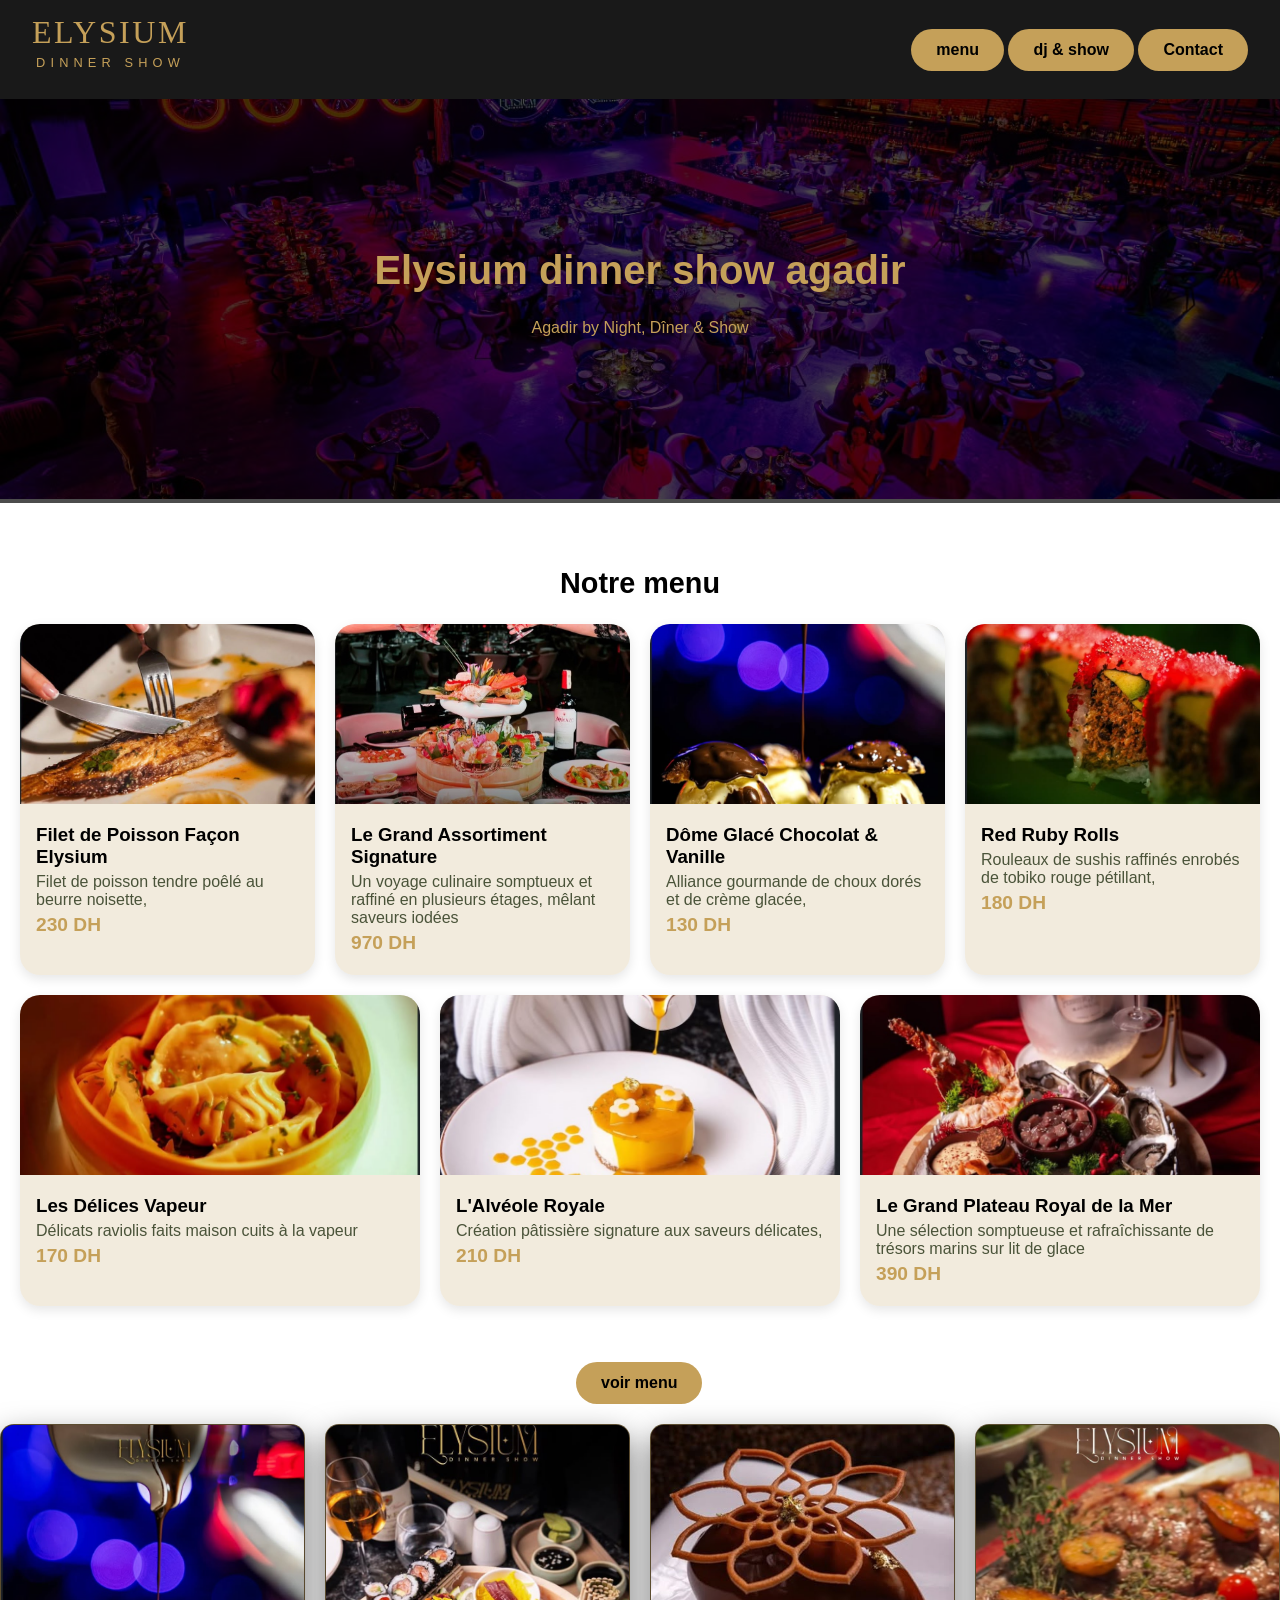
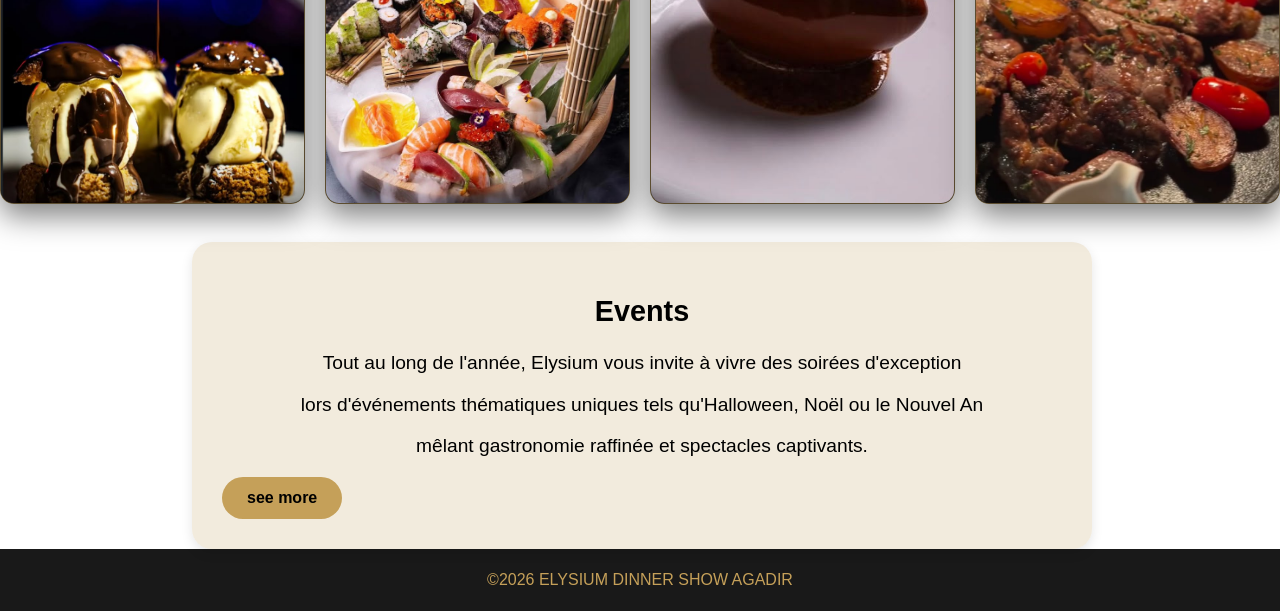
<file: index.html>
<!DOCTYPE html>
<html lang="en">

<head>
    <meta charset="UTF-8">
    <meta name="viewport" content="width=device-width, initial-scale=1.0">
    <title>Elysium dinner show agadir</title>
    <link rel="stylesheet" href="style.css">
</head>

<body>
    <header class="tet">
        <div class="logo">
            <div class="logo-container" >
                <h1 class="elysium-title">ELYSIUM</h1>
                <p class="dinner-show-subtitle">DINNER SHOW</p>
            </div>
        </div>
        <div>
            <nav>
                
                <a id="q1" href="menu.html"> menu</a>
                <a id="q1" href="show.html">dj & show</a>
                <a id="q1" href="contact.html">Contact</a>
            </nav>
        </div>
    </header>
    <main>
        <section class="yop">
            <img src="20.jpeg">
            <div class="yop-text">
                <h1>Elysium dinner show agadir </h1>
                <p>Agadir by Night, Dîner & Show</p>
            </div>
        </section>

        <section id="carte" class="conteneur">
            <h2>Notre menu</h2>
            <div class="cartes">
                <article class="carte">
                    <img src="21.jpeg" alt="tajine de poulet">
                    <div class="carte-text">
                        <h3>Filet de Poisson Façon Elysium  </h3>
                        <p>Filet de poisson tendre poêlé au beurre noisette,</p>
                        <p class="prix">230 DH</p>
                </article>

                <article class="carte">
                    <img src="1.jpeg">
                    <div class="carte-text">
                        <h3>Le Grand Assortiment Signature</h3>
                        <p>Un voyage culinaire somptueux et raffiné en plusieurs étages, mêlant saveurs iodées</p>
                        <p class="prix">970 DH</p>
                    </div>
                </article>

                <article class="carte">
                    <img src="2.jpeg">
                    <div class="carte-text">
                        <h3>Dôme Glacé Chocolat & Vanille</h3>
                        <p>Alliance gourmande de choux dorés et de crème glacée,</p>
                        <p class="prix">130 DH</p>
                    </div>
                </article>
                <article class="carte">
                    <img src="3.jpeg">
                    <div class="carte-text">
                        <h3>Red Ruby Rolls</h3>
                        <p>Rouleaux de sushis raffinés enrobés de tobiko rouge pétillant, </p>
                        <p class="prix">180 DH</p>
                    </div>
                </article>

                <article class="carte">
                    <img src="4.jpeg">
                    <div class="carte-text">
                        <h3>Les Délices Vapeur</h3>
                        <p>Délicats raviolis faits maison cuits à la vapeur</p>
                        <p class="prix">170 DH</p>
                    </div>
                </article>

                <article class="carte">
                    <img src="5.jpeg">
                    <div class="carte-text">
                        <h3>L'Alvéole Royale</h3>
                        <p>Création pâtissière signature aux saveurs délicates,</p>
                        <p class="prix">210 DH</p>
                    </div>
                </article>

                <article class="carte">
                    <img src="6.jpeg">
                    <div class="carte-text">
                        <h3>Le Grand Plateau Royal de la Mer</h3>
                        <p>Une sélection somptueuse et rafraîchissante de trésors marins sur lit de glace</p>
                        <p class="prix">390 DH</p>
                    </div>
                </article>
        </section>
        <a id="tr" href="menu.html" class="btn"> voir menu</a>

        <div class="elysium-cards-grid">
            <!-- Carte 1 -->
            <div class="elysium-card">
                <div class="elysium-card-inner">
                    <div class="elysium-card-front">
                        <img src="2.jpeg" alt="Plat 1">
                    </div>
                    <div class="elysium-card-back">
                        <h3 class="elysium-dish-title">Pavé de Saumon</h3>
                        <div class="elysium-gold-line"></div>
                        <p class="elysium-dish-desc">Délicieux pavé de saumon tendre à la peau croustillante.</p>
                    </div>
                </div>
            </div>

            <!-- Carte 2 -->
            <div class="elysium-card">
                <div class="elysium-card-inner">
                    <div class="elysium-card-front">
                        <img src="11.jpeg" alt="Plat 2">
                    </div>
                    <div class="elysium-card-back">
                        <h3 class="elysium-dish-title">Assortiment Royal</h3>
                        <div class="elysium-gold-line"></div>
                        <p class="elysium-dish-desc">Somptueuse sélection de sushis et makis créatifs.</p>
                    </div>
                </div>
            </div>

            <!-- Carte 3 -->
            <div class="elysium-card">
                <div class="elysium-card-inner">
                    <div class="elysium-card-front">
                        <img src="12.jpeg" alt="Plat 3">
                    </div>
                    <div class="elysium-card-back">
                        <h3 class="elysium-dish-title">Dôme de Cristal</h3>
                        <div class="elysium-gold-line"></div>
                        <p class="elysium-dish-desc">Entremets somptueux au glaçage miroir intense.</p>
                    </div>
                </div>
            </div>

            <!-- Carte 4 -->
            <div class="elysium-card">
                <div class="elysium-card-inner">
                    <div class="elysium-card-front">
                        <img src="16.jpeg" alt="Plat 4">
                    </div>
                    <div class="elysium-card-back">
                        <h3 class="elysium-dish-title">Tranché de Bœuf</h3>
                        <div class="elysium-gold-line"></div>
                        <p class="elysium-dish-desc">Pièces de viande finement tranchées et rôties aux herbes.</p>
                    </div>
                </div>
            </div>
        </div>
        <section id="even" class="events">

            </div>
            <div class="events-text">
                <h2>Events</h2>
                <p>Tout au long de l'année, Elysium vous invite à vivre des soirées d'exception</p>
                <p>lors d'événements thématiques uniques tels qu'Halloween, Noël ou le Nouvel An</p>
                <p>mêlant gastronomie raffinée et spectacles captivants.</p>
                <a id="tr" href="show.html">see more</a>

            </div>

        </section>


    </main>
    <footer>&copy;2026 Elysium dinner show agadir </footer>
</body>

</html>
</file>
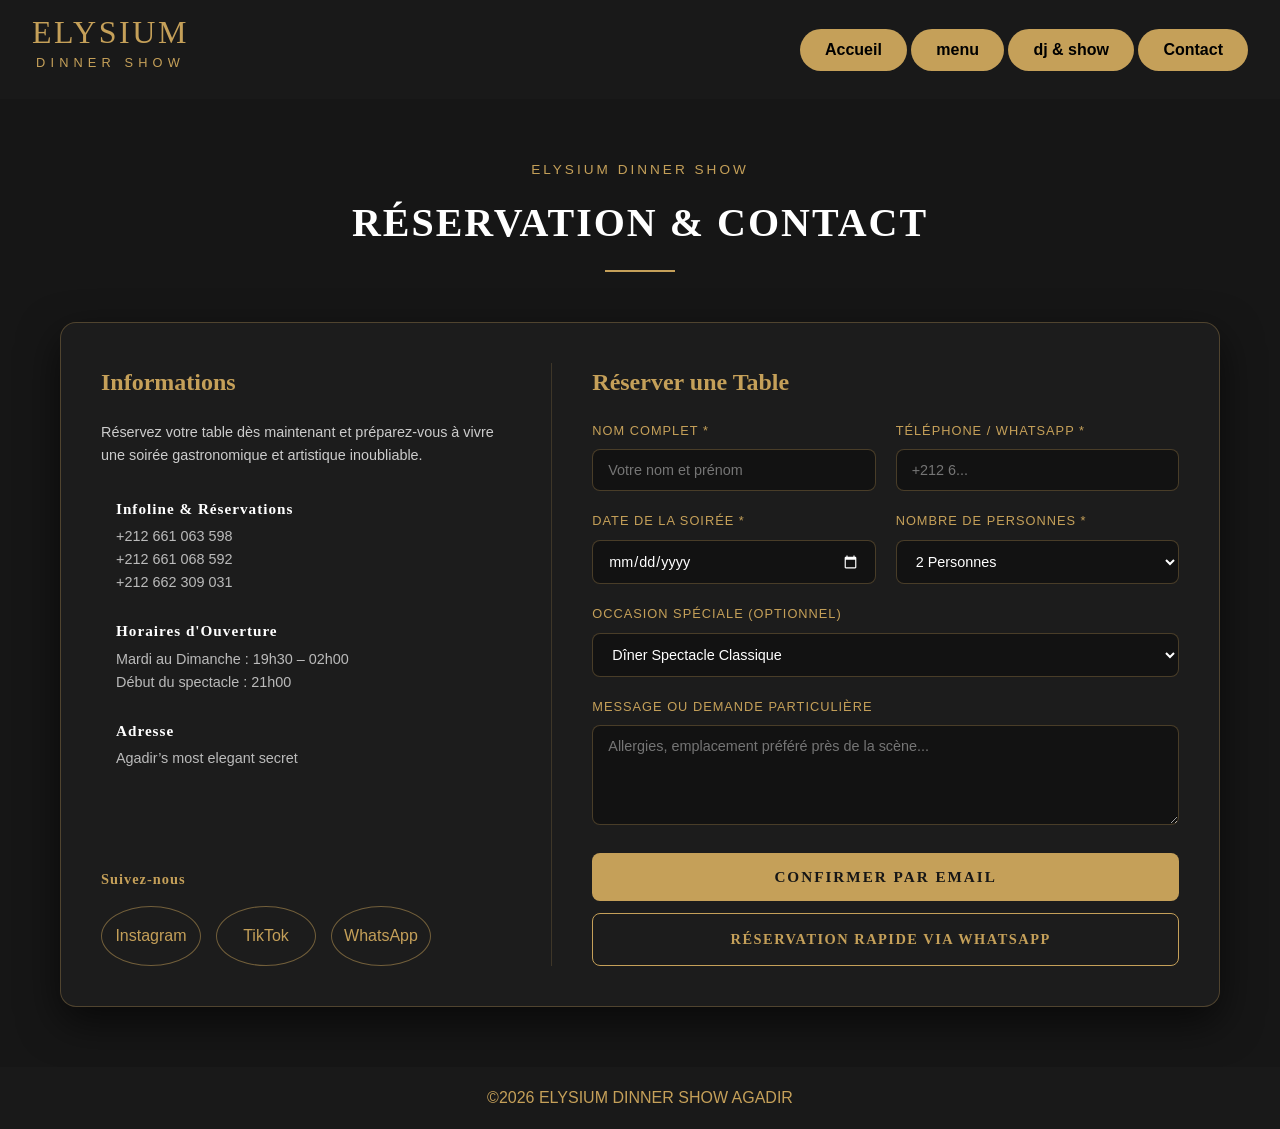
<file: contact.html>
<!DOCTYPE html>
<html lang="en">

<head>
    <meta charset="UTF-8">
    <meta name="viewport" content="width=device-width, initial-scale=1.0">
    <title>Elysium dinner show agadir</title>
    <link rel="stylesheet" href="style.css">
</head>

<body>
    <header class="tet">
        <div class="logo">
            <div class="logo-container">
                <h1 class="elysium-title">ELYSIUM</h1>
                <p class="dinner-show-subtitle">DINNER SHOW</p>
            </div>
        </div>
        <div>
            <nav>
                <a id="q1" href="index.html">Accueil</a>
                <a id="q1" href="menu.html"> menu</a>
                <a id="q1" href="show.html">dj & show</a>
                <a id="q1" href="contact.html">Contact</a>
            </nav>
        </div>
    </header>
<main class="ely-res-main">
  <section class="ely-res-section">
    <div class="ely-res-header">
      <span class="ely-res-subtitle">Elysium Dinner Show</span>
      <h1 class="ely-res-title">Réservation & Contact</h1>
      <div class="ely-res-divider"></div>
    </div>
    <div class="ely-res-grid">
      <div class="ely-res-info">
        <div>
          <h3 class="ely-res-box-title">Informations</h3>
          <p class="ely-res-intro">
            Réservez votre table dès maintenant et préparez-vous à vivre une soirée gastronomique et artistique inoubliable.
          </p>

          <div class="ely-res-item">
            <i class="fas fa-phone-alt ely-res-icon"></i>
            <div>
              <h4 class="ely-res-item-title">Infoline & Réservations</h4>
              <a href="tel:+212661063598" class="ely-res-link">+212 661 063 598</a>
              <a href="tel:+212661068592" class="ely-res-link">+212 661 068 592</a>
              <a href="tel:+212662309031" class="ely-res-link">+212 662 309 031</a>
            </div>
          </div>

          <div class="ely-res-item">
            <i class="fas fa-clock ely-res-icon"></i>
            <div>
              <h4 class="ely-res-item-title">Horaires d'Ouverture</h4>
              <p class="ely-res-text">Mardi au Dimanche : 19h30 – 02h00</p>
              <p class="ely-res-text">Début du spectacle : 21h00</p>
            </div>
          </div>

          <div class="ely-res-item">
            <i class="fas fa-map-marker-alt ely-res-icon"></i>
            <div>
              <h4 class="ely-res-item-title">Adresse</h4>
              <p class="ely-res-text">Agadir’s most elegant secret</p>
            </div>
          </div>
        </div>

       
        <div>
          <h4 class="ely-res-social-title">Suivez-nous</h4>
          <div class="ely-res-socials">
            <a href="https://www.instagram.com/elysiumdinnershow?xtok=bHV0MTUxMm9xajI=" class="ely-res-social-btn" aria-label="Instagram"><i class="fab fa-instagram"></i>Instagram</a>
            <a href="https://www.tiktok.com/@elysium.dinner.sho?_r=1&_t=ZS-9BR52pz2sSI" class="ely-res-social-btn" aria-label="TikTok"><i class="fab fa-tiktok"></i>TikTok</a>
            <a href="https://wa.me/212661063598" target="_blank" class="ely-res-social-btn" aria-label="WhatsApp"><i class="fab fa-whatsapp"></i>WhatsApp</a>
          </div>
        </div>
      </div>

    
      <div class="ely-res-form-wrap">
        <h3 class="ely-res-box-title">Réserver une Table</h3>
        
        <form action="mailto:contact@elysiumdinnershow.com" method="post" enctype="text/plain" class="ely-res-form">
          
          <div class="ely-res-row">
            <div class="ely-res-group">
              <label for="ely-name" class="ely-res-label">Nom Complet *</label>
              <input type="text" id="ely-name" name="Nom" class="ely-res-input" placeholder="Votre nom et prénom" required>
            </div>
            <div class="ely-res-group">
              <label for="ely-phone" class="ely-res-label">Téléphone / WhatsApp *</label>
              <input type="tel" id="ely-phone" name="Telephone" class="ely-res-input" placeholder="+212 6..." required>
            </div>
          </div>

          <div class="ely-res-row">
            <div class="ely-res-group">
              <label for="ely-date" class="ely-res-label">Date de la soirée *</label>
              <input type="date" id="ely-date" name="Date" class="ely-res-input" required>
            </div>
            <div class="ely-res-group">
              <label for="ely-guests" class="ely-res-label">Nombre de personnes *</label>
              <select id="ely-guests" name="Personnes" class="ely-res-input" required>
                <option value="2 Personnes">2 Personnes</option>
                <option value="3 Personnes">3 Personnes</option>
                <option value="4 Personnes">4 Personnes</option>
                <option value="5 Personnes">5 Personnes</option>
                <option value="6 Personnes">6 Personnes</option>
                <option value="Groupe (+6)">Groupe (+6 Personnes)</option>
              </select>
            </div>
          </div>

          <div class="ely-res-group">
            <label for="ely-occasion" class="ely-res-label">Occasion spéciale (Optionnel)</label>
            <select id="ely-occasion" name="Occasion" class="ely-res-input">
              <option value="Diner Spectacle">Dîner Spectacle Classique</option>
              <option value="Anniversaire">Anniversaire</option>
              <option value="Soiree Romantique">Soirée Romantique</option>
              <option value="Diner Affaires / VIP">Dîner d'Affaires / VIP</option>
            </select>
          </div>

          <div class="ely-res-group">
            <label for="ely-message" class="ely-res-label">Message ou demande particulière</label>
            <textarea id="ely-message" name="Message" class="ely-res-textarea" placeholder="Allergies, emplacement préféré près de la scène..."></textarea>
          </div>

          <button type="submit" class="ely-res-submit">Confirmer par Email</button>
          
          <a href="https://wa.me/212661063598?text=Bonjour%20Elysium,%20je%20souhaite%20réserver%20une%20table." target="_blank" class="ely-res-wa-btn">
            <i class="fab fa-whatsapp"></i> Réservation Rapide via WhatsApp
          </a>
        </form>
      </div>

    </div>
  </section>
</main>
    <footer>&copy;2026 Elysium dinner show agadir </footer>
</body>

</html>
</file>
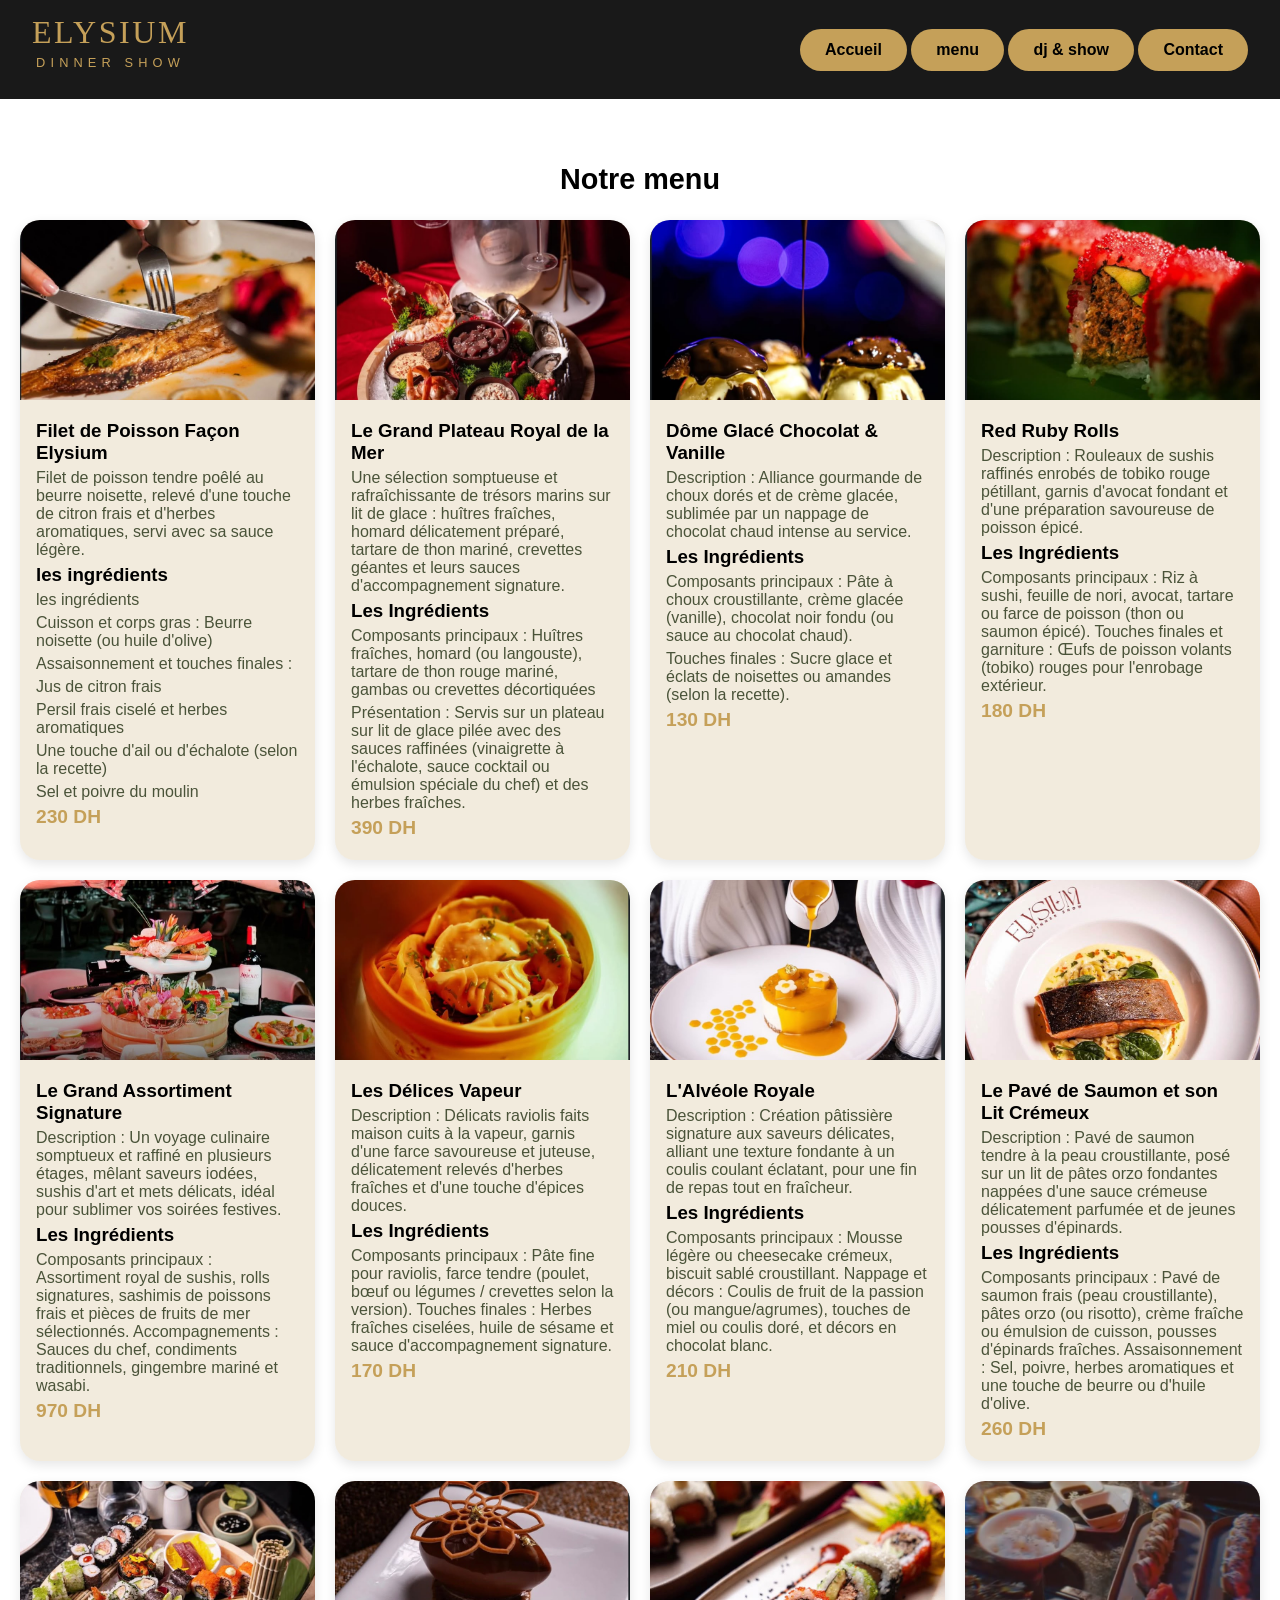
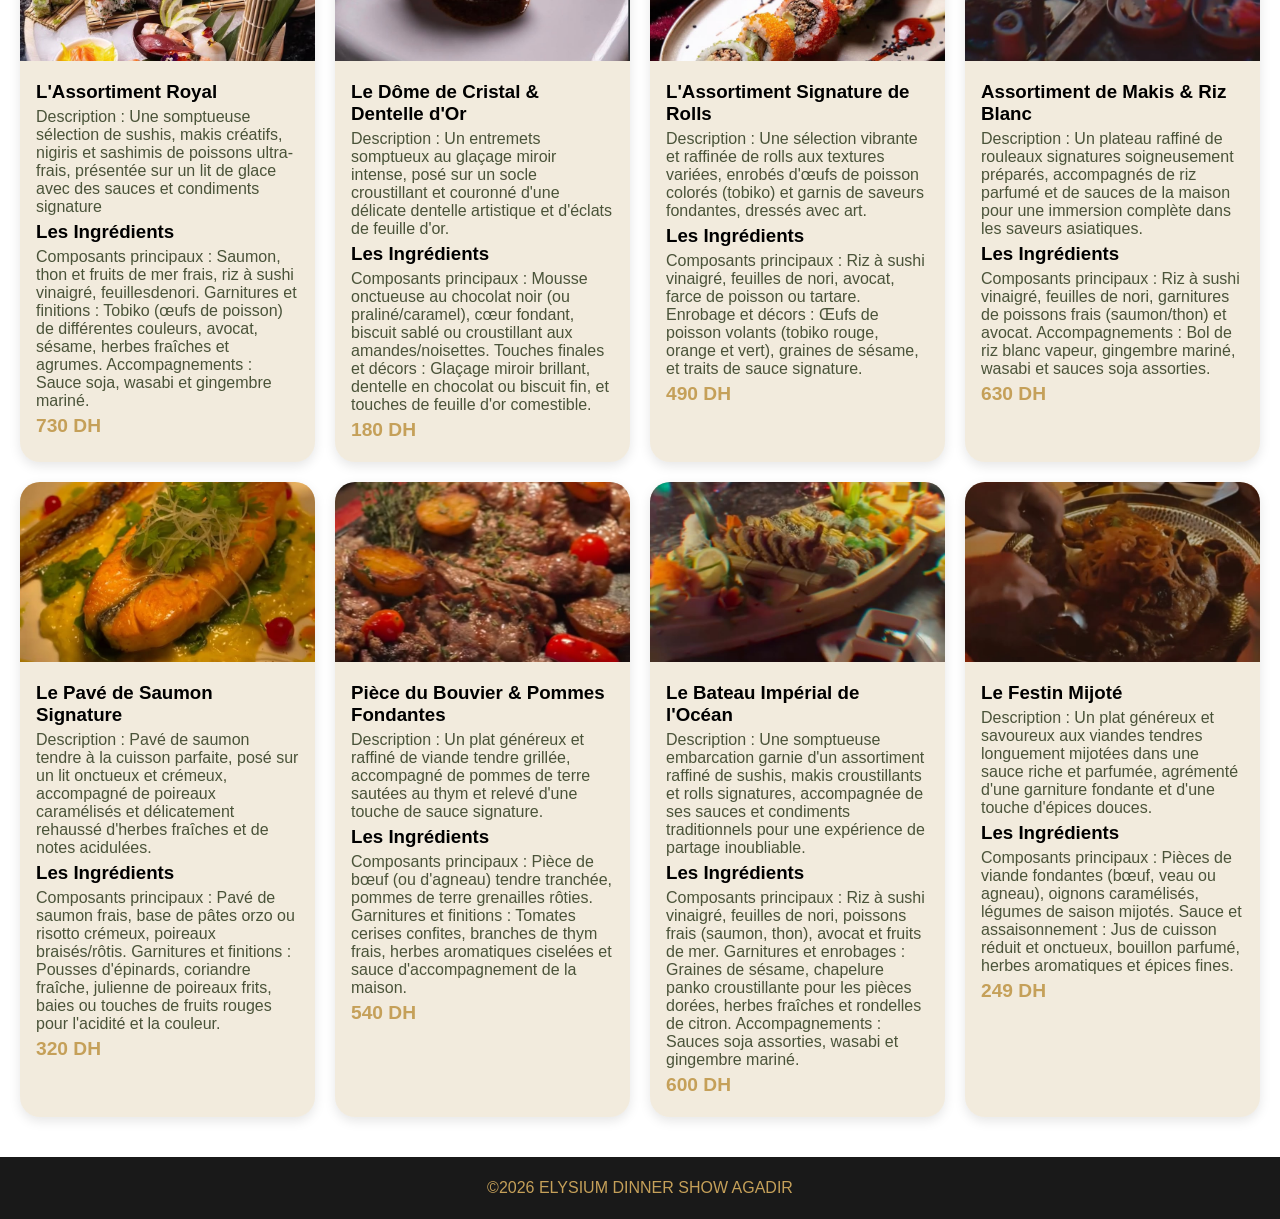
<file: menu.html>
<!DOCTYPE html>
<html lang="en">

<head>
    <meta charset="UTF-8">
    <meta name="viewport" content="width=device-width, initial-scale=1.0">
    <title>Elysium dinner show agadir</title>
    <link rel="stylesheet" href="style.css">
</head>

<body>
    <header class="tet">
        <div class="logo">
            <div class="logo-container">
                <h1 class="elysium-title">ELYSIUM</h1>
                <p class="dinner-show-subtitle">DINNER SHOW</p>
            </div>
        </div>
        <div>
            <nav>
                <a id="q1" href="index.html">Accueil</a>
                <a id="q1" href="menu.html"> menu</a>
                <a id="q1" href="show.html">dj & show</a>
                <a id="q1" href="contact.html">Contact</a>
            </nav>
        </div>
    </header>
    <main>
        <section id="cart-menu" class="conte">
            <h2>Notre menu</h2>
            <div class="cartes">
                <article class="tok">
                    <div>
                        <img src="21.jpeg" alt="tajine de poulet">
                    </div>
                    <div class="tok-text">
                        <h3>Filet de Poisson Façon Elysium </h3>
                        <p>Filet de poisson tendre poêlé au beurre noisette, relevé d'une touche de citron frais et
                            d'herbes aromatiques, servi avec sa sauce légère.</p>
                        <h3>les ingrédients</h3>
                        <p>les ingrédients</p>
                        <P>Cuisson et corps gras : Beurre noisette (ou huile d'olive)</P>
                        <P>Assaisonnement et touches finales :</P>
                        <P>Jus de citron frais</P>
                        <P>Persil frais ciselé et herbes aromatiques</P>
                        <P>Une touche d'ail ou d'échalote (selon la recette)</P>
                        <P>Sel et poivre du moulin</P>
                        <p class="prix">230 DH</p>
                    </div>
                </article>

                <article class="tok">
                    <img src="6.jpeg" alt="tajine de poulet">
                    <div class="tok-text">
                        <h3>Le Grand Plateau Royal de la Mer</h3>
                        <p>Une sélection somptueuse et rafraîchissante de trésors marins sur lit de glace : huîtres
                            fraîches, homard délicatement préparé, tartare de thon mariné,
                            crevettes géantes et leurs sauces d'accompagnement signature.</p>
                        <h3>Les Ingrédients</h3>
                        <P>Composants principaux : Huîtres fraîches,
                            homard (ou langouste), tartare de thon rouge mariné,
                            gambas ou crevettes décortiquées</P>

                        <P>Présentation : Servis sur un plateau sur lit de glace pilée avec des sauces raffinées
                            (vinaigrette à l'échalote,
                            sauce cocktail ou émulsion spéciale du chef) et des herbes fraîches.</P>

                        <p class="prix">390 DH</p>
                    </div>
                </article>

                <article class="tok">
                    <img src="2.jpeg" alt="tajine de poulet">
                    <div class="tok-text">
                        <h3>Dôme Glacé Chocolat & Vanille </h3>
                        <p>Description : Alliance gourmande de choux dorés et de crème glacée,
                            sublimée par un nappage de chocolat chaud intense au service.</p>
                        <h3>Les Ingrédients</h3>
                        <P>Composants principaux : Pâte à choux croustillante, crème glacée (vanille),
                            chocolat noir fondu (ou sauce au chocolat chaud).</P>
                        <P> Touches finales : Sucre glace et éclats de noisettes ou amandes
                            (selon la recette).</P>
                        <p class="prix">130 DH</p>
                    </div>
                </article>

                <article class="tok">
                    <img src="3.jpeg" alt="tajine de poulet">
                    <div class="tok-text">
                        <h3>Red Ruby Rolls </h3>
                        <p>Description : Rouleaux de sushis raffinés enrobés de tobiko rouge pétillant,
                            garnis d'avocat fondant et d'une préparation savoureuse de poisson épicé.</p>
                        <h3>Les Ingrédients</h3>
                        <P>Composants principaux : Riz à sushi, feuille de nori, avocat,
                            tartare ou farce de poisson (thon ou saumon épicé).
                            Touches finales et garniture :
                            Œufs de poisson volants (tobiko) rouges pour l'enrobage extérieur.</P>
                        <P></P>
                        <p class="prix">180 DH</p>
                    </div>
                </article>

                <article class="tok">
                    <img src="1.jpeg" alt="tajine de poulet">
                    <div class="tok-text">
                        <h3>Le Grand Assortiment Signature </h3>
                        <p>Description : Un voyage culinaire somptueux et raffiné en plusieurs étages, mêlant saveurs
                            iodées,
                            sushis d'art et mets délicats, idéal pour sublimer vos soirées festives.</p>
                        <h3>Les Ingrédients</h3>
                        <p>Composants principaux : Assortiment royal de sushis, rolls signatures, sashimis de poissons
                            frais et pièces de fruits de mer sélectionnés.
                            Accompagnements : Sauces du chef, condiments traditionnels, gingembre mariné et wasabi. </p>
                        <p class="prix">970 DH</p>
                    </div>
                </article>

                <article class="tok">
                    <img src="4.jpeg" alt="tajine de poulet">
                    <div class="tok-text">
                        <h3>Les Délices Vapeur </h3>
                        <p>Description : Délicats raviolis faits maison cuits à la vapeur, garnis d'une farce savoureuse
                            et juteuse,
                            délicatement relevés d'herbes fraîches et d'une touche d'épices douces.</p>
                        <h3>Les Ingrédients</h3>
                        <P>Composants principaux : Pâte fine pour raviolis, farce tendre
                            (poulet, bœuf ou légumes / crevettes selon la version).
                            Touches finales : Herbes fraîches ciselées, huile de sésame et sauce d'accompagnement
                            signature.</P>
                        <p class="prix">170 DH</p>
                    </div>
                </article>

                <article class="tok">
                    <img src="5.jpeg" alt="tajine de poulet">
                    <div class="tok-text">
                        <h3>L'Alvéole Royale </h3>
                        <p>Description : Création pâtissière signature aux saveurs délicates, alliant une texture
                            fondante à
                            un coulis coulant éclatant, pour une fin de repas tout en fraîcheur.</p>
                        <h3>Les Ingrédients</h3>
                        <p>Composants principaux : Mousse légère ou cheesecake crémeux, biscuit sablé croustillant.
                            Nappage et décors : Coulis de fruit de la passion (ou mangue/agrumes),
                            touches de miel ou coulis doré,
                            et décors en chocolat blanc.</p>
                        <p class="prix">210 DH</p>
                    </div>
                </article>

                <article class="tok">
                    <img src="10.jpeg" alt="tajine de poulet">
                    <div class="tok-text">
                        <h3>Le Pavé de Saumon et son Lit Crémeux </h3>
                        <p>Description : Pavé de saumon tendre à la peau croustillante, posé sur un lit de pâtes orzo
                            fondantes nappées
                            d'une sauce crémeuse délicatement parfumée et de jeunes pousses d'épinards.</p>
                        <h3>Les Ingrédients</h3>
                        <p>Composants principaux : Pavé de saumon frais (peau croustillante),
                            pâtes orzo (ou risotto), crème fraîche ou émulsion de cuisson, pousses d'épinards fraîches.
                            Assaisonnement : Sel, poivre, herbes aromatiques et une touche de beurre ou d'huile d'olive.
                        </p>
                        <p class="prix">260 DH</p>
                    </div>
                </article>

                <article class="tok">
                    <img src="11.jpeg" alt="tajine de poulet">
                    <div class="tok-text">
                        <h3>L'Assortiment Royal</h3>
                        <p>Description : Une somptueuse sélection de sushis, makis créatifs, nigiris et sashimis de
                            poissons ultra-frais,
                            présentée sur un lit de glace avec des sauces et condiments signature</p>
                        <h3>Les Ingrédients</h3>
                        <p>Composants principaux : Saumon, thon et fruits de mer frais, riz à sushi vinaigré,
                            feuillesdenori.
                            Garnitures et finitions : Tobiko (œufs de poisson) de différentes couleurs, avocat, sésame,
                            herbes fraîches et agrumes.
                            Accompagnements : Sauce soja, wasabi et gingembre mariné.
                        </p>
                        <p class="prix">730 DH</p>
                    </div>
                </article>

                <article class="tok">
                    <img src="12.jpeg" alt="tajine de poulet">
                    <div class="tok-text">
                        <h3>Le Dôme de Cristal & Dentelle d'Or</h3>
                        <p>Description : Un entremets somptueux au glaçage miroir intense, posé sur un socle
                            croustillant et
                            couronné d'une délicate dentelle artistique et d'éclats de feuille d'or.</p>
                        <h3>Les Ingrédients</h3>
                        <P>Composants principaux : Mousse onctueuse au chocolat noir (ou praliné/caramel), cœur fondant,
                            biscuit sablé ou croustillant aux amandes/noisettes.

                            Touches finales et décors : Glaçage miroir brillant, dentelle en chocolat ou biscuit fin, et
                            touches de feuille d'or comestible.</P>
                        <p class="prix">180 DH</p>
                    </div>
                </article>

                <article class="tok">
                    <img src="13.jpeg" alt="tajine de poulet">
                    <div class="tok-text">
                        <h3>L'Assortiment Signature de Rolls </h3>
                        <p>Description : Une sélection vibrante et raffinée de rolls aux textures variées, enrobés
                            d'œufs de poisson colorés
                            (tobiko) et garnis de saveurs fondantes, dressés avec art.</p>
                        <h3>Les Ingrédients</h3>
                        <p>Composants principaux : Riz à sushi vinaigré, feuilles de nori, avocat, farce de poisson ou
                            tartare.
                            Enrobage et décors : Œufs de poisson volants (tobiko rouge, orange et vert), graines de
                            sésame, et traits de sauce signature. </p>
                        <p class="prix">490 DH</p>
                    </div>
                </article>

                <article class="tok">
                    <img src="14.jpeg" alt="tajine de poulet">
                    <div class="tok-text">
                        <h3>Assortiment de Makis & Riz Blanc </h3>
                        <p>Description : Un plateau raffiné de rouleaux signatures soigneusement préparés, accompagnés
                            de riz parfumé et de sauces
                            de la maison pour une immersion complète dans les saveurs asiatiques.</p>
                        <h3>Les Ingrédients</h3>
                        <P>Composants principaux : Riz à sushi vinaigré, feuilles de nori, garnitures de poissons frais
                            (saumon/thon) et avocat.
                            Accompagnements : Bol de riz blanc vapeur, gingembre mariné, wasabi et sauces soja
                            assorties. </P>
                        <p class="prix">630 DH</p>
                    </div>
                </article>

                <article class="tok">
                    <img src="15.jpeg" alt="tajine de poulet">
                    <div class="tok-text">
                        <h3>Le Pavé de Saumon Signature </h3>
                        <p>Description : Pavé de saumon tendre à la cuisson parfaite, posé sur un lit onctueux et
                            crémeux, accompagné de
                            poireaux caramélisés et délicatement rehaussé d'herbes fraîches et de notes acidulées.</p>
                        <h3>Les Ingrédients</h3>
                        <p>Composants principaux : Pavé de saumon frais, base de pâtes orzo ou risotto crémeux, poireaux
                            braisés/rôtis.
                            Garnitures et finitions : Pousses d'épinards, coriandre fraîche, julienne de poireaux frits,
                            baies ou touches de fruits rouges pour l'acidité et la couleur.</p>
                        <p class="prix">320 DH</p>
                    </div>
                </article>

                <article class="tok">
                    <img src="16.jpeg" alt="tajine de poulet">
                    <div class="tok-text">
                        <h3>Pièce du Bouvier & Pommes Fondantes </h3>
                        <p>Description : Un plat généreux et raffiné de viande tendre grillée, accompagné de pommes de
                            terre sautées au thym et relevé d'une touche de sauce signature.</p>
                        <h3>Les Ingrédients</h3>
                        <p>Composants principaux : Pièce de bœuf (ou d'agneau) tendre tranchée, pommes de terre
                            grenailles rôties.
                            Garnitures et finitions : Tomates cerises confites, branches de thym frais, herbes
                            aromatiques ciselées et sauce d'accompagnement de la maison.</p>
                        <p class="prix">540 DH</p>
                    </div>
                </article>

                <article class="tok">
                    <img src="17.jpeg" alt="tajine de poulet">
                    <div class="tok-text">
                        <h3>Le Bateau Impérial de l'Océan </h3>
                        <p>Description : Une somptueuse embarcation garnie d'un assortiment raffiné de sushis, makis
                            croustillants et rolls signatures, accompagnée de ses sauces et condiments traditionnels
                            pour une expérience de partage inoubliable.</p>
                        <h3>Les Ingrédients</h3>
                        <P>Composants principaux : Riz à sushi vinaigré, feuilles de nori, poissons frais (saumon,
                            thon), avocat et fruits de mer.

                            Garnitures et enrobages : Graines de sésame, chapelure panko croustillante pour les pièces
                            dorées, herbes fraîches et rondelles de citron.
                            Accompagnements : Sauces soja assorties, wasabi et gingembre mariné.</P>
                        <p class="prix">600 DH</p>
                    </div>
                </article>

                <article class="tok">
                    <img src="18.jpeg" alt="tajine de poulet">
                    <div class="tok-text">
                        <h3>Le Festin Mijoté </h3>
                        <p>Description : Un plat généreux et savoureux aux viandes tendres longuement mijotées dans une
                            sauce riche et parfumée, agrémenté d'une garniture fondante et d'une touche d'épices douces.
                        </p>
                        <h3>Les Ingrédients</h3>
                        <P>Composants principaux : Pièces de viande fondantes (bœuf, veau ou agneau), oignons
                            caramélisés, légumes de saison mijotés.
                            Sauce et assaisonnement : Jus de cuisson réduit et onctueux, bouillon parfumé, herbes
                            aromatiques et épices fines.</P>
                        <p class="prix">249 DH</p>
                    </div>
                </article>
            </div>

        </section>

    </main>
</body>
<footer>&copy;2026 Elysium dinner show agadir </footer>

</html>
</file>
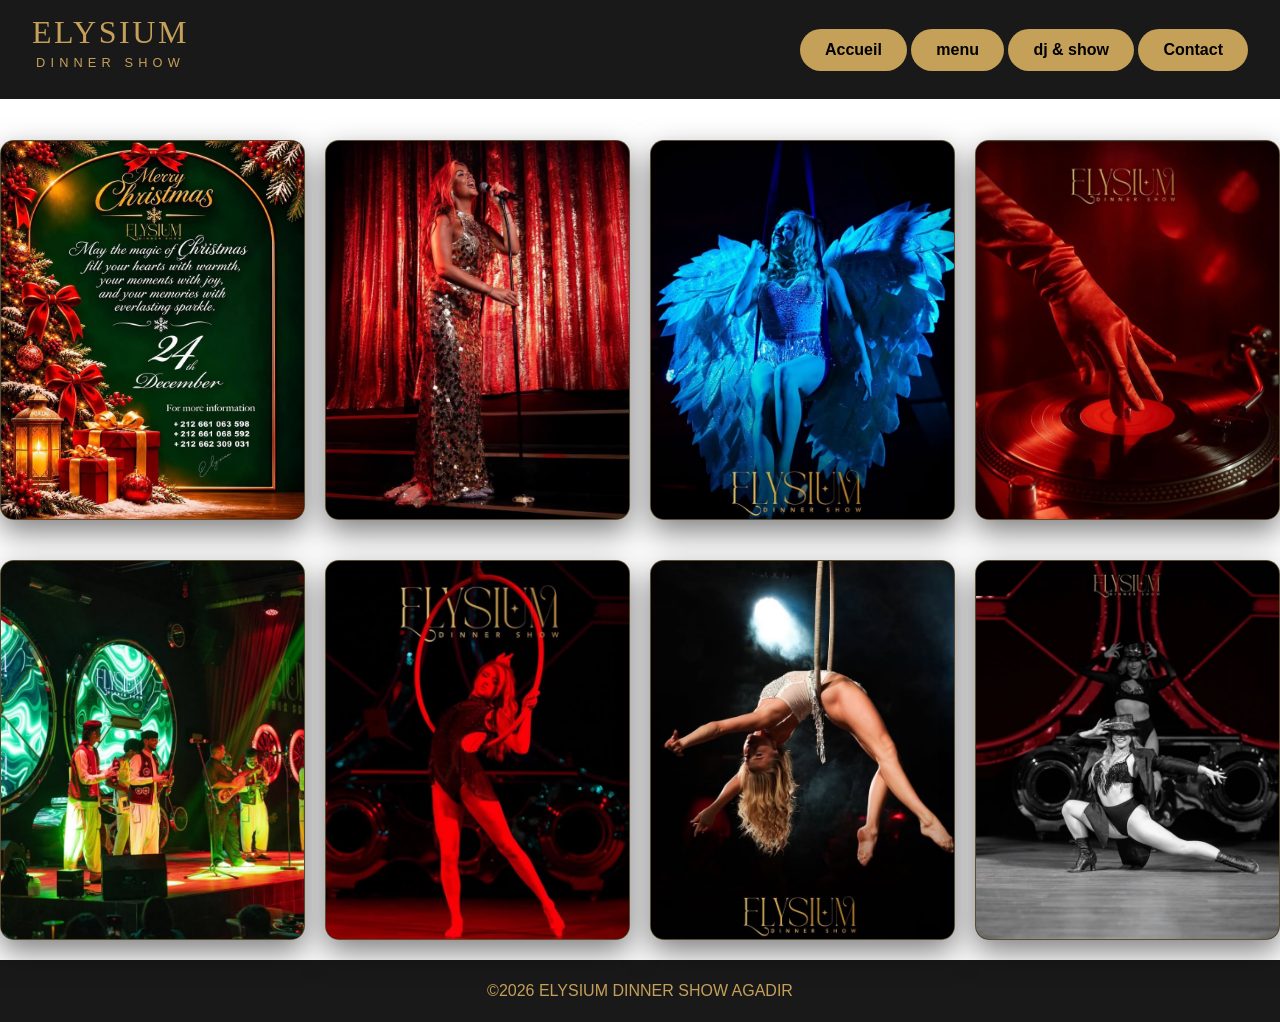
<file: show.html>
<!DOCTYPE html>
<html lang="en">

<head>
    <meta charset="UTF-8">
    <meta name="viewport" content="width=device-width, initial-scale=1.0">
    <title>Elysium dinner show agadir</title>
    <link rel="stylesheet" href="style.css">
</head>

<body>
    <header class="tet">
        <div class="logo">
            <div class="logo-container">
                <h1 class="elysium-title">ELYSIUM</h1>
                <p class="dinner-show-subtitle">DINNER SHOW</p>
            </div>
        </div>
        <div>
            <nav>
                <a id="q1" href="index.html">Accueil</a>
                <a id="q1" href="menu.html"> menu</a>
                <a id="q1" href="show.html">dj & show</a>
                <a id="q1" href="contact.html">Contact</a>
            </nav>
        </div>
    </header>
    <main>
        <h1></h1>
        <div class="elysium-cards-grid">
            <div class="elysium-card">
                <div class="elysium-card-inner">
                    <div class="elysium-card-front">
                        <img src="008.jpeg" alt="Plat 1">
                    </div>
                    <div class="elysium-card-back">
                        <h3 class="elysium-dish-title"> La Magie Féérique de Noël</h3>
                        <div class="elysium-gold-line"></div>
                        <p class="elysium-dish-desc">Célébrez la magie des fêtes de fin d'année lors d'une soirée de
                            Noël inoubliable et chaleureuse.
                            Plongez dans un décor enchanteur illuminé de mille feux et de doux sourires partagés.
                            Un événement d'exception pensé pour remplir vos cœurs de joie et d'éclat éternel.
                        <p>
                    </div>
                </div>
            </div>

            <div class="elysium-card">
                <div class="elysium-card-inner">
                    <div class="elysium-card-front">
                        <img src="009.jpeg" alt="Plat 2">
                    </div>
                    <div class="elysium-card-back">
                        <h3 class="elysium-dish-title">La Voix d'Or sur Scène</h3>
                        <div class="elysium-gold-line"></div>
                        <p class="elysium-dish-desc">Vêtue d'une robe scintillante, notre artiste captive l'auditoire
                            avec une interprétation vocale bouleversante.
                            Devant un somptueux rideau rouge, chaque note s'élève pour créer une communion magique avec
                            le public.
                            Une performance musicale élégante et vibrante qui illumine la scène d'Elysium.</p>
                    </div>
                </div>
            </div>

            <div class="elysium-card">
                <div class="elysium-card-inner">
                    <div class="elysium-card-front">
                        <img src="006.jpeg" alt="Plat 3">
                    </div>
                    <div class="elysium-card-back">
                        <h3 class="elysium-dish-title">L'Ange Céleste des Airs</h3>
                        <div class="elysium-gold-line"></div>
                        <p class="elysium-dish-desc">Baignée d'une lueur bleue féérique, l'artiste déploie ses ailes
                            majestueuses au-dessus de la scène.
                            Une vision angélique et poétique qui transporte les spectateurs dans un monde de rêve et de
                            grâce.
                            Un moment suspendu et magique qui illumine la nuit d'Elysium.</p>
                    </div>
                </div>
            </div>

            <div class="elysium-card">
                <div class="elysium-card-inner">
                    <div class="elysium-card-front">
                        <img src="005.jpeg" alt="Plat 4">
                    </div>
                    <div class="elysium-card-back">
                        <h3 class="elysium-dish-title">Les Notes Envoûtantes de la Nuit</h3>
                        <div class="elysium-gold-line"></div>
                        <p class="elysium-dish-desc">Plongez dans une atmosphère musicale feutrée où chaque mélodie
                            résonne avec élégance.
                            Sous des lueurs ambrées et sensuelles, le platine tourne pour rythmer vos plus belles
                            soirées.
                            Une ambiance sonore exclusive qui insuffle le tempo parfait à votre dîner d'exception.</p>
                    </div>
                </div>
            </div>
        </div>
        <div class="elysium-cards-grid">
            <div class="elysium-card">
                <div class="elysium-card-inner">
                    <div class="elysium-card-front">
                        <img src="004.jpeg" alt="Plat 1">
                    </div>
                    <div class="elysium-card-back">
                        <h3 class="elysium-dish-title">Les Vibrations Spirituelles de l'Atlas</h3>
                        <div class="elysium-gold-line"></div>
                        <p class="elysium-dish-desc">Découvrez l'énergie pure et ancestrale des rythmes Gnawa sur notre
                            scène.
                            Fusionnant traditions séculaires et arrangements modernes, notre troupe captive le public.
                            Un voyage sonore envoûtant qui célèbre l'héritage musical marocain.</p>
                    </div>
                </div>
            </div>

            <div class="elysium-card">
                <div class="elysium-card-inner">
                    <div class="elysium-card-front">
                        <img src="003.jpeg" alt="Plat 2">
                    </div>
                    <div class="elysium-card-back">
                        <h3 class="elysium-dish-title">L'Éclat Rouge de la Scène</h3>
                        <div class="elysium-gold-line"></div>
                        <p class="elysium-dish-desc">Baignée dans une lumière rouge incandescente, l'artiste pose avec
                            un cerceau aérien dans une mise en scène captivante.
                            L'atmosphère électrique et théâtrale de la soirée se reflète à travers cette performance
                            visuelle unique.
                            Un tableau artistique saisissant qui captive les regards et sublime l'expérience du
                            dîner-spectacle.</p>
                    </div>
                </div>
            </div>

            <div class="elysium-card">
                <div class="elysium-card-inner">
                    <div class="elysium-card-front">
                        <img src="002.jpeg" alt="Plat 3">
                    </div>
                    <div class="elysium-card-back">
                        <h3 class="elysium-dish-title">La Magie de l'Acrobatie Aériennel</h3>
                        <div class="elysium-gold-line"></div>
                        <p class="elysium-dish-desc">Laissez-vous transporter par la grâce et la légèreté d'une
                            performance aérienne à couper le souffle.
                            Suspendue dans les airs sous les projecteurs, l'artiste défie la gravité avec une élégance
                            absolue.
                            Un moment suspendu et féérique qui insuffle une dimension poétique et spectaculaire à votre
                            soirée..</p>
                    </div>
                </div>
            </div>

            <div class="elysium-card">
                <div class="elysium-card-inner">
                    <div class="elysium-card-front">
                        <img src="001.jpeg" alt="Plat 4">
                    </div>
                    <div class="elysium-card-back">
                        <h3 class="elysium-dish-title">Le Rythme Envoûtant de la Scène</h3>
                        <div class="elysium-gold-line"></div>
                        <p class="elysium-dish-desc">Plongez au cœur d'un spectacle vivant et captivant où la danse et
                            l'élégance se rencontrent.
                            Des artistes d'exception illuminent la scène avec des chorégraphies dynamiques et
                            audacieuses.
                            Une performance artistique inoubliable conçue pour éveiller tous vos sens lors de votre
                            dîner.</p>
                    </div>
                </div>
            </div>
        </div>

    </main>
    <footer>&copy;2026 Elysium dinner show agadir </footer>
</body>

</html>
</file>
<file: style.css>
/** **Fond noir / anthracite :** `#1A1A1A` (ou `#141414`)
* **Couleur dorée (texte) :** `#C5A059` (ou `#D4AF37`) */
* {
  box-sizing: border-box;
}

body {
  margin: 0;
  font-family: Arial, Helvetica, sans-serif;
  color: black;
}

footer {
  background-color: #191919;
  color: #C5A059;
  text-align: center;
  padding: 22px;
  font-family: 'Montserrat', sans-serif;
  font-size: 1rem;
  text-transform: uppercase;
  margin-bottom: 0px;

}

.tet {
  display: flex;
  justify-content: space-between;
  align-items: center;
  padding: 9px 32px 2px;
  background-color: #191919;
  position: sticky;
  top: 0;
  width: 100%;
  z-index: 1000;
  flex-direction: column;
  gap: 10px;
}

/* hadchi ms7o  */
@media (min-width: 768px) {
  .tet {
    flex-direction: row;
    justify-content: space-between;
    padding: 16px 32px;
  }
}

.logo-container {
  text-align: center;
  color: #C5A059;

}

.elysium-title {
  font-family: 'Cinzel', serif;
  font-size: 2, 5rem;
  font-weight: 500;
  letter-spacing: 0.08em;
  text-transform: uppercase;
  margin: 0;
  line-height: 1;
}

.dinner-show-subtitle {
  font-family: 'Montserrat', sans-serif;
  font-size: 0.80rem;
  font-weight: 400;
  letter-spacing: 0.40em;
  text-transform: uppercase;
  margin-top: 7px;
}

.yop {
  position: relative;
}

.yop img {
  width: 100%;
  height: 400px;
  object-fit: cover;
  position: unset;

}


.yop-text {
  position: absolute;
  top: 0;
  left: 0;
  width: 100%;
  height: 100%;
  display: flex;
  flex-direction: column;
  justify-content: center;
  align-items: center;
  text-align: center;
  color: #C5A059;
  padding: 20px;
  background-color: rgba(0, 0, 0, 0.7);
  z-index: 1;
}

.yop h1 {
  margin: 0 0 10px;
  font-size: 2.5rem;
}

.btn {
  display: inline-block;
  margin-top: 16px;
  padding: 12px 25px;
  background-color: #C5A059;
  color: black;
  text-decoration: none;
  border-radius: 999px;
  font-weight: bold;
  margin-left: 45%;
}

#q1 {
  display: inline-block;
  margin-top: 1px;
  padding: 12px 25px;
  background-color: #C5A059;
  color: black;
  text-decoration: none;
  border-radius: 999px;
  font-weight: bold;
}

.conteneur {
  max-width: 3000px;
  margin: 0 auto;
  padding: 40px 20px;

}

h2 {
  text-align: center;
  font-size: 1.8rem;
}

.cartes {
  display: flex;
  flex-wrap: wrap;
  gap: 20px;
}


.carte {
  position: relative;
  flex: 1 1 250px;
  background-color: #c3a26438;
  border-radius: 20px;
  overflow: hidden;
  box-shadow: 0 4px 12px rgba(0, 0, 0, 0.1);

}

.carte img {
  width: 100%;
  height: 180px;
  object-fit: cover;
}

.carte-text {
  padding: 16px;
}

.carte-text h3 {
  margin: 0 0 5px;
}

.carte-text p {
  margin: 0 0 5px;
  color: rgb(74, 83, 57);
}

.carte-text .prix {
  font-weight: bold;
  font-size: 1.2rem;
  color: #C5A059;
}

.cart-menu {
  display: flex;
  flex-wrap: wrap;
  gap: 20px;
}

.conte {
  max-width: 3000px;
  margin: 0 auto;
  padding: 40px 20px;

}

.tok {
  position: relative;
  flex: 1 1 250px;
  background-color: #c3a26438;
  border-radius: 20px;
  overflow: hidden;
  box-shadow: 0 4px 12px rgba(0, 0, 0, 0.1);

}

.tok img {
  width: 100%;
  height: 180px;
  object-fit: cover;
}

.tok-text {
  padding: 16px;
}

.tok-text h3 {
  margin: 0 0 5px;
}

.tok-text p {
  margin: 0 0 5px;
  color: rgb(74, 83, 57);
}

.tok-text .prix {
  font-weight: bold;
  font-size: 1.2rem;
  color: #C5A059;
}

.events-text p {
  text-align: center;
  font-family: Arial, Helvetica, sans-serif;
  font-size: larger;
}

.events-text a {
  display: inline-block;
  margin-top: 1px;
  padding: 12px 25px;
  background-color: #C5A059;
  color: black;
  text-decoration: none;
  border-radius: 999px;
  font-weight: bold;
}

.events {
  position: relative;
  background-color: #c3a26438;
  border-radius: 20px;
  overflow: hidden;
  box-shadow: 0 4px 12px rgba(0, 0, 0, 0.1);
  margin-top: 18px;
  padding: 30px;
  width: 900px;
  margin-left: 15%;
}

.elysium-cards-grid {
  display: grid;
  grid-template-columns: repeat(4, 1fr);
  gap: 20px;
  padding: 20px 0;
  width: 100%;
}

.elysium-card {
  width: 100%;
  height: 380px;
  perspective: 1000px;
  cursor: pointer;
}

.elysium-card-inner {
  position: relative;
  width: 100%;
  height: 100%;
  text-align: center;
  transition: transform 0.8s cubic-bezier(0.4, 0.2, 0.2, 1);
  transform-style: preserve-3d;
  border-radius: 14px;
  box-shadow: 0 12px 30px rgba(0, 0, 0, 0.5);
}

/* lparti dyal lflip  */
.elysium-card:hover .elysium-card-inner {
  transform: rotateY(180deg);
}

.elysium-card-front,
.elysium-card-back {
  position: absolute;
  width: 100%;
  height: 100%;
  backface-visibility: hidden;
  border-radius: 14px;
  overflow: hidden;
  border: 1px solid rgba(197, 160, 89, 0.4);
}

.elysium-card-front {
  background-color: #161616;
}

.elysium-card-front img {
  width: 100%;
  height: 100%;
  object-fit: cover;
  display: block;
}

.elysium-card-back {
  background-color: #161616;
  color: #ffffff;
  transform: rotateY(180deg);
  display: flex;
  flex-direction: column;
  justify-content: center;
  align-items: center;
  padding: 30px 22px;
}

.elysium-dish-title {
  font-family: 'Cinzel', serif;
  color: #C5A059;
  font-size: 1.3rem;
  letter-spacing: 1px;
  line-height: 1.3;
  text-transform: uppercase;
  margin: 0;
}

.elysium-gold-line {
  width: 45px;
  height: 2px;
  background-color: #C5A059;
  margin: 16px 0;
}

.elysium-dish-desc {
  font-family: 'Montserrat', sans-serif;
  font-size: 0.9rem;
  color: #e0e0e0;
  line-height: 1.6;
  font-weight: 300;
  margin: 0;
}

@media (max-width: 1024px) {
  .elysium-cards-grid {
    grid-template-columns: repeat(2, 1fr);
  }
}

@media (max-width: 600px) {
  .elysium-cards- {
    grid-template-columns: 1fr;
  }
}

.ely-res-main {
  background-color: #161616;
  color: #ffffff;
  font-family: 'Montserrat', sans-serif;
  line-height: 1.6;
  width: 100%;
  box-sizing: border-box;
}

.ely-res-main *,
.ely-res-main *::before,
.ely-res-main *::after {
  box-sizing: border-box;
}

.ely-res-section {
  max-width: 1200px;
  margin: 0 auto;
  padding: 60px 20px;
}

.ely-res-header {
  text-align: center;
  margin-bottom: 50px;
}

.ely-res-subtitle {
  color: #C5A059;
  text-transform: uppercase;
  letter-spacing: 3px;
  font-size: 0.85rem;
  margin-bottom: 10px;
  display: block;
}

.ely-res-title {
  font-family: 'Cinzel', serif;
  font-size: 2.5rem;
  color: #ffffff;
  text-transform: uppercase;
  letter-spacing: 2px;
  margin: 0 0 15px 0;
}

.ely-res-divider {
  width: 70px;
  height: 2px;
  background-color: #C5A059;
  margin: 0 auto;
}

.ely-res-grid {
  display: grid;
  grid-template-columns: 1fr 1.3fr;
  gap: 40px;
  background-color: #1c1c1c;
  border: 1px solid rgba(197, 160, 89, 0.3);
  border-radius: 16px;
  padding: 40px;
  box-shadow: 0 15px 40px rgba(0, 0, 0, 0.6);
}

.ely-res-info {
  display: flex;
  flex-direction: column;
  justify-content: space-between;
  border-right: 1px solid rgba(197, 160, 89, 0.2);
  padding-right: 30px;
}

.ely-res-box-title {
  font-family: 'Cinzel', serif;
  color: #C5A059;
  font-size: 1.5rem;
  margin: 0 0 20px 0;
}

.ely-res-intro {
  color: #cccccc;
  font-size: 0.9rem;
  font-weight: 300;
  margin: 0 0 30px 0;
}

.ely-res-item {
  display: flex;
  align-items: flex-start;
  margin-bottom: 25px;
}

.ely-res-icon {
  color: #C5A059;
  font-size: 1.2rem;
  margin-right: 15px;
  margin-top: 4px;
}

.ely-res-item-title {
  font-family: 'Cinzel', serif;
  font-size: 0.95rem;
  color: #ffffff;
  letter-spacing: 1px;
  margin: 0 0 4px 0;
}

.ely-res-text,
.ely-res-link {
  color: #bbbbbb;
  font-size: 0.9rem;
  text-decoration: none;
  display: block;
  margin: 0;
  transition: color 0.3s ease;
}

.ely-res-link:hover {
  color: #C5A059;
}

.ely-res-social-title {
  font-family: 'Cinzel', serif;
  font-size: 0.9rem;
  color: #C5A059;
  letter-spacing: 1px;
  margin: 0;
}

.ely-res-socials {
  display: flex;
  gap: 15px;
  margin-top: 15px;
}

.ely-res-social-btn {
  width: 100px;
  height: 60px;
  border: 1px solid rgba(197, 160, 89, 0.5);
  border-radius: 50%;
  display: flex;
  align-items: center;
  justify-content: center;
  color: #C5A059;
  text-decoration: none;
  transition: all 0.3s ease;
}

.ely-res-social-btn:hover {
  background-color: #C5A059;
  color: #161616;
}

.ely-res-row {
  display: grid;
  grid-template-columns: 1fr 1fr;
  gap: 20px;
}

.ely-res-group {
  margin-bottom: 20px;
}

.ely-res-label {
  display: block;
  font-size: 0.8rem;
  text-transform: uppercase;
  letter-spacing: 1px;
  color: #C5A059;
  margin-bottom: 8px;
}

.ely-res-input,
.ely-res-textarea {
  width: 100%;
  padding: 12px 15px;
  background-color: #121212;
  border: 1px solid rgba(197, 160, 89, 0.3);
  border-radius: 8px;
  color: #ffffff;
  font-family: 'Montserrat', sans-serif;
  font-size: 0.9rem;
  outline: none;
  transition: border-color 0.3s ease;
}

.ely-res-input:focus,
.ely-res-textarea:focus {
  border-color: #C5A059;
}

.ely-res-input::-webkit-calendar-picker-indicator {
  filter: invert(1);
  cursor: pointer;
}

.ely-res-textarea {
  resize: vertical;
  min-height: 100px;
}

.ely-res-submit {
  width: 100%;
  padding: 15px;
  background-color: #C5A059;
  color: #161616;
  font-family: 'Cinzel', serif;
  font-weight: 700;
  font-size: 0.95rem;
  letter-spacing: 2px;
  text-transform: uppercase;
  border: none;
  border-radius: 8px;
  cursor: pointer;
  transition: all 0.3s ease;
  margin-bottom: 12px;
}

.ely-res-submit:hover {
  background-color: #d8b56c;
  transform: translateY(-2px);
  box-shadow: 0 5px 15px rgba(197, 160, 89, 0.3);
}

.ely-res-wa-btn {
  display: flex;
  align-items: center;
  justify-content: center;
  gap: 10px;
  width: 100%;
  padding: 14px;
  background-color: transparent;
  color: #C5A059;
  border: 1px solid #C5A059;
  font-family: 'Cinzel', serif;
  font-weight: 700;
  font-size: 0.9rem;
  letter-spacing: 1.5px;
  text-transform: uppercase;
  text-decoration: none;
  border-radius: 8px;
  transition: all 0.3s ease;
}

.ely-res-wa-btn:hover {
  background-color: rgba(197, 160, 89, 0.15);
  transform: translateY(-2px);
}

@media (max-width: 900px) {
  .ely-res-grid {
    grid-template-columns: 1fr;
    padding: 30px 20px;
  }

  .ely-res-info {
    border-right: none;
    border-bottom: 1px solid rgba(197, 160, 89, 0.2);
    padding-right: 0;
    padding-bottom: 30px;
  }
}

@media (max-width: 600px) {
  .ely-res-row {
    grid-template-columns: 1fr;
    gap: 0;
  }

  .ely-res-title {
    font-size: 1.8rem;
  }
}

/* 1. DÃ©crire l'animation */
@keyframes apparition {
  from {
    opacity: 0;
    transform: translateY(20px);
  }

  to {
    opacity: 1;
    transform: translateY(0);
  }
}

@keyframes pulse {

  0%,
  100% {
    transform: scale(1);
  }

  50% {
    transform: scale(1.1);
  }
}


#tr{
    animation: pulse 1.5s infinite;
}
</file>
